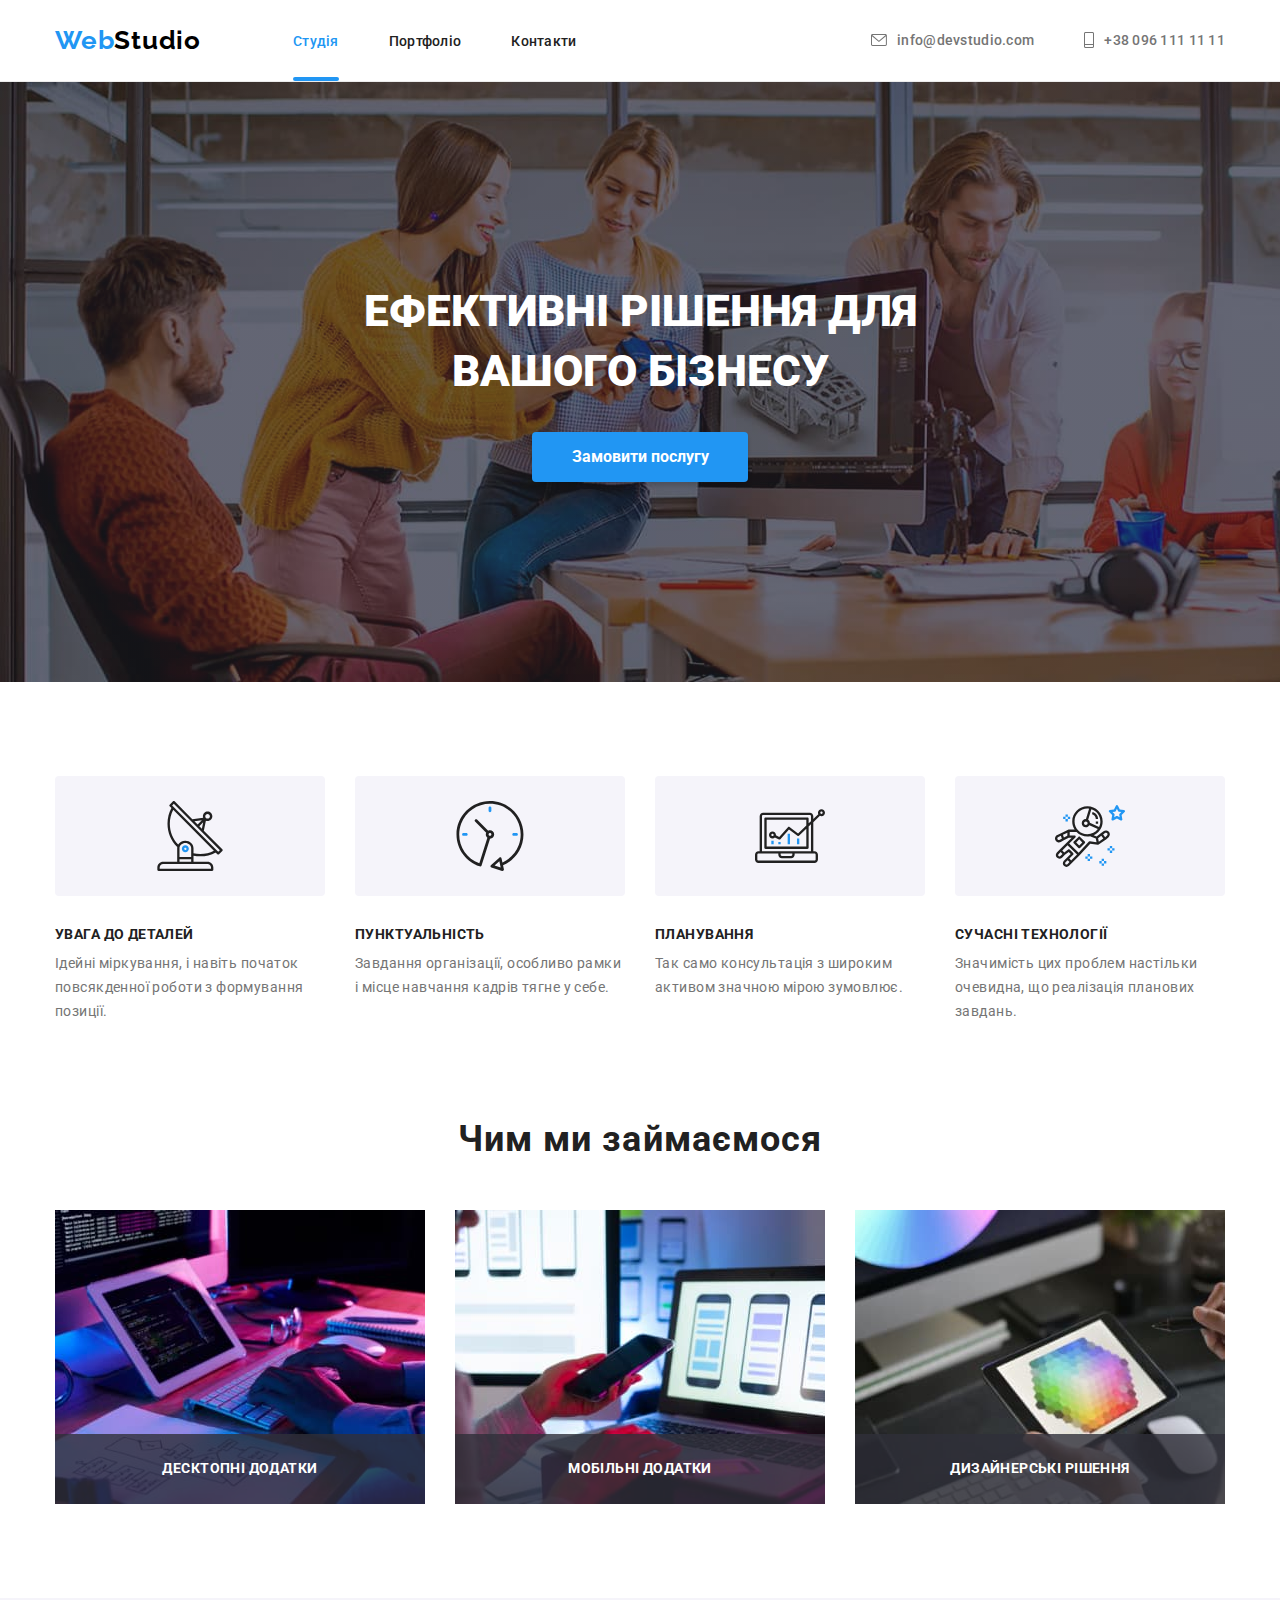
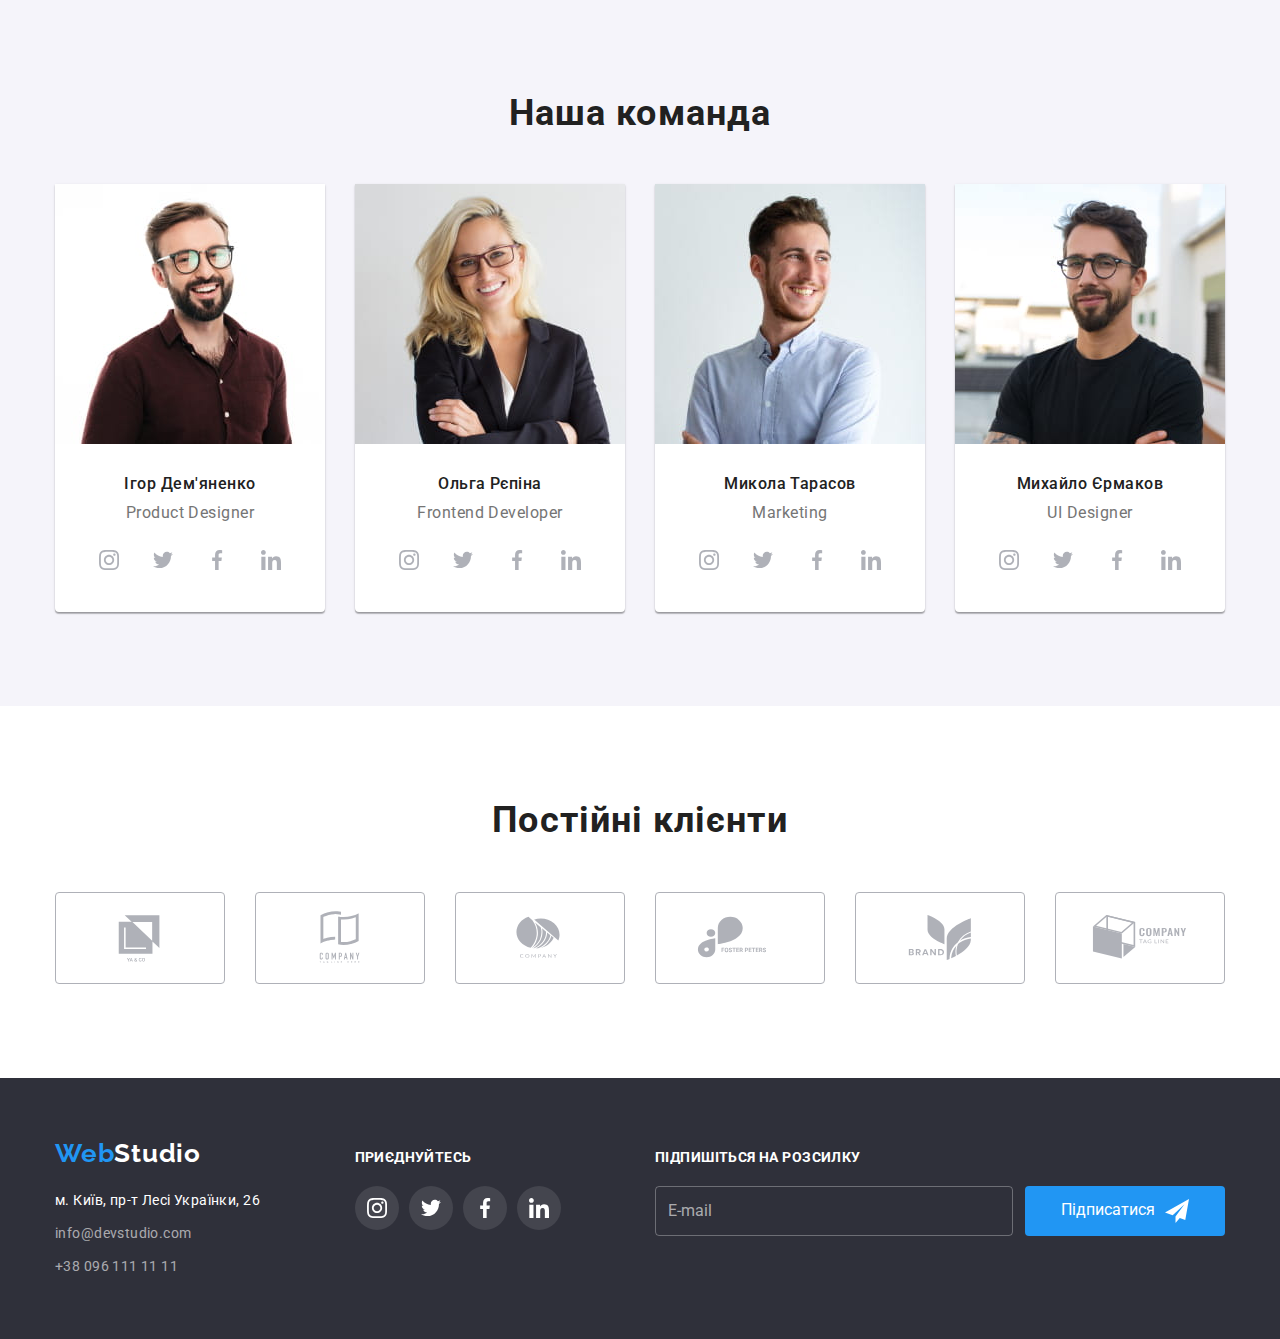
<file: index.html>
<!DOCTYPE html>
<html lang="uk">
  <head>
    <meta charset="UTF-8" />
    <meta http-equiv="X-UA-Compatible" content="IE=edge" />
    <meta name="viewport" content="width=device-width, initial-scale=1.0" />
    <link rel="preconnect" href="https://fonts.googleapis.com" />
    <link rel="preconnect" href="https://fonts.gstatic.com" crossorigin />
    <link
      href="https://fonts.googleapis.com/css2?family=Raleway:wght@700&family=Roboto:wght@400;500;700;900&display=swap"
      rel="stylesheet"
    />
    <link
      rel="stylesheet"
      href="https://cdnjs.cloudflare.com/ajax/libs/modern-normalize/1.1.0/modern-normalize.min.css
    "
    />
    <link rel="stylesheet" href="./css/styles.css" />
    <title>Студія</title>
  </head>
  <body>
    <header class="header">
      <div class="container header-container">
        <a href="./index.html" class="logo">
          Web<span class="logo-black">Studio</span></a
        >
        <nav class="site-nav">
          <ul class="site-nav-list">
            <li class="site-nav-item">
              <a class="link-current" href="">Студія</a>
            </li>
            <li class="site-nav-item">
              <a class="link" href="./portfolio.html">Портфоліо</a>
            </li>
            <li class="site-nav-item">
              <a class="link" href="#">Контакти</a>
            </li>
          </ul>
        </nav>
        <ul class="site-contacts-list">
          <li class="site-contacts-item">
            <a href="mailto:info@devstudio.com" class="mail">
              <svg class="header-icons" width="16" height="12">
                <use href="./images/icons.svg#icon-envelope"></use>
              </svg>
              info@devstudio.com</a
            >
          </li>
          <li>
            <a href="tel:+380961111111" class="phone">
              <svg class="header-icons" width="10" height="16">
                <use href="./images/icons.svg#icon-phone"></use></svg
              >+38 096 111 11 11</a
            >
          </li>
        </ul>
      </div>
    </header>
    <main>
      <section class="hero overlay-hero">
        <div class="container">
          <h1 class="hero-title">
            Ефективні рішення для <br />
            вашого бізнесу
          </h1>
          <button type="button" class="hero-button" data-modal-open>
            Замовити послугу
          </button>
        </div>
      </section>
      <section class="features">
        <div class="container">
          <h2 class="features-title">Особливості</h2>
          <ul class="features-list">
            <li class="features-item">
              <div class="icons-box">
                <svg class="features-icons">
                  <use href="./images/icons.svg#icon-antenna"></use>
                </svg>
              </div>
              <h3 class="features-subtitle">УВАГА ДО ДЕТАЛЕЙ</h3>
              <p class="features-text">
                Ідейні міркування, i навіть початок повсякденної роботи з
                формування позиції.
              </p>
            </li>
            <li class="features-item">
              <div class="icons-box">
                <svg class="features-icons">
                  <use href="./images/icons.svg#icon-clock"></use>
                </svg>
              </div>
              <h3 class="features-subtitle">ПУНКТУАЛЬНІСТЬ</h3>
              <p class="features-text">
                Завдання організації, особливо рамки i місце навчання кадрів
                тягне y ceбe.
              </p>
            </li>
            <li class="features-item">
              <div class="icons-box">
                <svg class="features-icons">
                  <use href="./images/icons.svg#icon-diagram"></use>
                </svg>
              </div>
              <h3 class="features-subtitle">ПЛАНУВАННЯ</h3>
              <p class="features-text">
                Так само консультація з широким активом значною мірою зумовлює.
              </p>
            </li>
            <li class="features-item">
              <div class="icons-box">
                <svg class="features-icons">
                  <use href="./images/icons.svg#icon-astronaut"></use>
                </svg>
              </div>
              <h3 class="features-subtitle">СУЧАСНІ ТЕХНОЛОГІЇ</h3>
              <p class="features-text">
                Значимість цих проблем настільки очевидна, що реалізація
                планових завдань.
              </p>
            </li>
          </ul>
        </div>
      </section>
      <section class="activities">
        <div class="container">
          <h2 class="activities-title">Чим ми займаємося</h2>
          <ul class="activities-list">
            <li class="activities-item">
              <img src="./images/img.jpg" alt="процес розробки" width="370" />
              <p class="activities-text">Десктопні додатки</p>
            </li>
            <li class="activities-item">
              <img
                src="./images/img2.jpg"
                alt="розробка мобільних додатків"
                width="370"
              />
              <p class="activities-text">Мобільні додатки</p>
            </li>
            <li class="activities-item">
              <img src="./images/img3.jpg" alt="розробка дизайну" width="370" />
              <p class="activities-text">Дизайнерські рішення</p>
            </li>
          </ul>
        </div>
      </section>
      <section class="team">
        <div class="container">
          <h2 class="team-title">Наша команда</h2>
          <ul class="team-list">
            <li class="team-item">
              <img
                class="team-img"
                src="./images/imgi.jpg"
                alt="Зображення Ігоря Дем'яненко Product Designer"
                width="270"
              />
              <div class="team-text-wrapper">
                <h3 class="team-subtitle">Ігор Дем'яненко</h3>
                <p class="team-text">Product Designer</p>
                <ul class="team-soc-list">
                  <li class="team-soc-item">
                    <a class="team-soc-link" href="">
                      <svg class="soc-icons" width="20" height="20">
                        <use href="./images/icons.svg#icon-instagram"></use>
                      </svg>
                    </a>
                  </li>
                  <li class="team-soc-item">
                    <a class="team-soc-link" href="">
                      <svg class="soc-icons" width="20" height="20">
                        <use href="./images/icons.svg#icon-twitter"></use>
                      </svg>
                    </a>
                  </li>
                  <li class="team-soc-item">
                    <a class="team-soc-link" href="">
                      <svg class="soc-icons" width="20" height="20">
                        <use href="./images/icons.svg#icon-facebook"></use>
                      </svg>
                    </a>
                  </li>
                  <li class="team-soc-item">
                    <a class="team-soc-link" href="">
                      <svg class="soc-icons" width="20" height="20">
                        <use href="./images/icons.svg#icon-linkedin"></use>
                      </svg>
                    </a>
                  </li>
                </ul>
              </div>
            </li>

            <li class="team-item">
              <img
                class="team-img"
                src="./images/imgo.jpg"
                alt="Зображення Ольги Рєпіної Frontend Developer"
                width="270"
              />
              <div class="team-text-wrapper">
                <h3 class="team-subtitle">Ольга Рєпіна</h3>
                <p class="team-text">Frontend Developer</p>
                <ul class="team-soc-list">
                  <li class="team-soc-item">
                    <a class="team-soc-link" href="">
                      <svg class="soc-icons" width="20" height="20">
                        <use href="./images/icons.svg#icon-instagram"></use>
                      </svg>
                    </a>
                  </li>
                  <li class="team-soc-item">
                    <a class="team-soc-link" href="">
                      <svg class="soc-icons" width="20" height="20">
                        <use href="./images/icons.svg#icon-twitter"></use>
                      </svg>
                    </a>
                  </li>
                  <li class="team-soc-item">
                    <a class="team-soc-link" href="">
                      <svg class="soc-icons" width="20" height="20">
                        <use href="./images/icons.svg#icon-facebook"></use>
                      </svg>
                    </a>
                  </li>
                  <li class="team-soc-item">
                    <a class="team-soc-link" href="">
                      <svg class="soc-icons" width="20" height="20">
                        <use href="./images/icons.svg#icon-linkedin"></use>
                      </svg>
                    </a>
                  </li>
                </ul>
              </div>
            </li>
            <li class="team-item">
              <img
                class="team-img"
                src="./images/imgm.jpg"
                alt="Зображення Миколи Тарасова Marketing"
                width="270"
              />
              <div class="team-text-wrapper">
                <h3 class="team-subtitle">Микола Тарасов</h3>
                <p class="team-text">Marketing</p>
                <ul class="team-soc-list">
                  <li class="team-soc-item">
                    <a class="team-soc-link" href="">
                      <svg class="soc-icons" width="20" height="20">
                        <use href="./images/icons.svg#icon-instagram"></use>
                      </svg>
                    </a>
                  </li>
                  <li class="team-soc-item">
                    <a class="team-soc-link" href="">
                      <svg class="soc-icons" width="20" height="20">
                        <use href="./images/icons.svg#icon-twitter"></use>
                      </svg>
                    </a>
                  </li>
                  <li class="team-soc-item">
                    <a class="team-soc-link" href="">
                      <svg class="soc-icons" width="20" height="20">
                        <use href="./images/icons.svg#icon-facebook"></use>
                      </svg>
                    </a>
                  </li>
                  <li class="team-soc-item">
                    <a class="team-soc-link" href="">
                      <svg class="soc-icons" width="20" height="20">
                        <use href="./images/icons.svg#icon-linkedin"></use>
                      </svg>
                    </a>
                  </li>
                </ul>
              </div>
            </li>
            <li class="team-item">
              <img
                class="team-img"
                src="./images/imgme.jpg"
                alt="Зображення Михайла Єрмакова UI Designer"
                width="270"
              />
              <div class="team-text-wrapper">
                <h3 class="team-subtitle">Михайло Єрмаков</h3>
                <p class="team-text">UI Designer</p>
                <ul class="team-soc-list">
                  <li class="team-soc-item">
                    <a class="team-soc-link" href="">
                      <svg class="soc-icons" width="20" height="20">
                        <use href="./images/icons.svg#icon-instagram"></use>
                      </svg>
                    </a>
                  </li>
                  <li class="team-soc-item">
                    <a class="team-soc-link" href="">
                      <svg class="soc-icons" width="20" height="20">
                        <use href="./images/icons.svg#icon-twitter"></use>
                      </svg>
                    </a>
                  </li>
                  <li class="team-soc-item">
                    <a class="team-soc-link" href="">
                      <svg class="soc-icons" width="20" height="20">
                        <use href="./images/icons.svg#icon-facebook"></use>
                      </svg>
                    </a>
                  </li>
                  <li class="team-soc-item">
                    <a class="team-soc-link" href="">
                      <svg class="soc-icons" width="20" height="20">
                        <use href="./images/icons.svg#icon-linkedin"></use>
                      </svg>
                    </a>
                  </li>
                </ul>
              </div>
            </li>
          </ul>
        </div>
      </section>
      <section class="regular-customers">
        <div class="container">
          <h2 class="customers-title">Постійні клієнти</h2>
          <ul class="customers-list">
            <li class="customers-item">
              <a class="customers-link" href="">
                <svg class="customers-icons" width="106" height="60">
                  <use href="./images/icons.svg#icon-Ya"></use>
                </svg>
              </a>
            </li>
            <li class="customers-item">
              <a class="customers-link" href="">
                <svg class="customers-icons" width="106" height="60">
                  <use href="./images/icons.svg#icon-company"></use></svg
              ></a>
            </li>
            <li class="customers-item">
              <a class="customers-link" href="">
                <svg class="customers-icons" width="106" height="60">
                  <use href="./images/icons.svg#icon-com"></use></svg
              ></a>
            </li>
            <li class="customers-item">
              <a class="customers-link" href="">
                <svg class="customers-icons" width="106" height="60">
                  <use href="./images/icons.svg#icon-foster"></use></svg
              ></a>
            </li>
            <li class="customers-item">
              <a class="customers-link" href="">
                <svg class="customers-icons" width="106" height="60">
                  <use href="./images/icons.svg#icon-brand"></use></svg
              ></a>
            </li>
            <li class="customers-item">
              <a class="customers-link" href="">
                <svg class="customers-icons" width="106" height="60">
                  <use href="./images/icons.svg#icon-tag"></use></svg
              ></a>
            </li>
          </ul>
        </div>
      </section>
    </main>
    <footer class="footer">
      <div class="container footer-box">
        <div class="footer-address">
          <a href="#" class="logo-footer">
            Web<span class="logo-white">Studio</span>
          </a>
          <address class="address">
            <ul class="addres-list">
              <li class="address-item">
                <a
                  class="map-navigation"
                  href="https://goo.gl/maps/qJkLGdFSGxie5VtJ8"
                  target="_blank"
                  rel="nooopener noreferrer"
                >
                  <span class="adr-text"
                    >м. Київ, пр-т Лесі Українки, 26</span
                  ></a
                >
              </li>
              <li class="address-item">
                <a class="mail-footer" href="mailto:info@devstudio.com"
                  >info@devstudio.com</a
                >
              </li>
              <li class="address-item">
                <a class="phone-footer" href="tel:+380961111111"
                  >+38 096 111 11 11</a
                >
              </li>
            </ul>
          </address>
        </div>
        <div class="footer-soc-box">
          <p class="soc-footer-text">приєднуйтесь</p>
          <ul class="soc-footer-list">
            <li class="soc-footer-item">
              <a class="soc-footer-link" href="">
                <svg class="soc-icons-footer" width="20" height="20">
                  <use href="./images/icons.svg#icon-instagram"></use></svg
              ></a>
            </li>
            <li class="soc-footer-item">
              <a class="soc-footer-link" href="">
                <svg class="soc-icons-footer" width="20" height="20">
                  <use href="./images/icons.svg#icon-twitter"></use></svg
              ></a>
            </li>
            <li class="soc-footer-item">
              <a class="soc-footer-link" href=""
                ><svg class="soc-icons-footer" width="20" height="20">
                  <use href="./images/icons.svg#icon-facebook"></use></svg
              ></a>
            </li>
            <li class="soc-footer-item">
              <a class="soc-footer-link" href=""
                ><svg class="soc-icons-footer" width="20" height="20">
                  <use href="./images/icons.svg#icon-linkedin"></use></svg
              ></a>
            </li>
          </ul>
        </div>
        <div class="footer-forms">
          <p class="footer-forms-text">Підпишіться на розсилку</p>
          <form name="send-forms" class="send-forms">
            <input
              class="email-input-footer"
              type="email"
              name="email"
              id="footer-email"
              placeholder="E-mail"
            />
            <button type="submit" class="footer-input-btn">
              Підписатися
              <svg class="input-footer-icons" width="24" height="24">
                <use href="./images/icons.svg#icon-send"></use>
              </svg>
            </button>
          </form>
        </div>
      </div>
    </footer>
    <div class="backdrop is-hidden" data-modal>
      <div class="modal">
        <button class="modal-close" type="button" data-modal-close>
          <svg class="modal-icons-close" width="11" height="11">
            <use href="./images/icons.svg#icon-close-btn"></use>
          </svg>
        </button>
        <p class="modal-title">Залиште свої дані, ми вам передзвонимо</p>

        <form class="modal-form">
          <label for="user-name" class="input-label">Ім'я </label>
          <div class="input-wrapper">
            <input type="text" name="name" id="user-name" class="modal-input" />
            <svg class="modal-icons" width="18" height="18">
              <use href="./images/icons.svg#icon-person-black"></use>
            </svg>
          </div>
          <label for="user-phone" class="input-label">Телефон</label>
          <div class="input-wrapper">
            <input
              type="tel"
              name="phone"
              id="user-phone"
              class="modal-input"
            />
            <svg class="modal-icons" width="18" height="18">
              <use href="./images/icons.svg#icon-phone-black"></use>
            </svg>
          </div>

          <label for="user-mail" class="input-label">Пошта </label>
          <div class="input-wrapper">
            <input
              type="email"
              name="mail"
              id="user-mail"
              class="modal-input"
            />
            <svg class="modal-icons" width="18" height="18">
              <use href="./images/icons.svg#icon-email-black"></use>
            </svg>
          </div>

          <div class="modal-textarea-wrapper">
            <label for="user-comment" class="input-label">Коментар</label>
            <textarea
              class="modal-textarea"
              name="comment"
              id="user-comment"
              placeholder="Введіть текст"
            ></textarea>
          </div>
          <div class="checkbox-wrapper">
            <input
              type="checkbox"
              name="privat-policy"
              id="policy"
              class="input-checkbox vissually-hidden"
            />
            <label for="policy" class="check-text">
              <span class="modal-done">
                <svg class="icons-check" width="16" height="15">
                  <use href="./images/icons.svg#icon-done"></use>
                </svg>
              </span>
              Погоджуюся з розсилкою та приймаю
              <a href="#" class="check-link"> Умови договору</a></label
            >
          </div>
          <button type="submit" class="modal-btn-send">Відправити</button>
        </form>
      </div>
    </div>
    <script src="./js/modal.js"></script>
  </body>
</html>
</file>
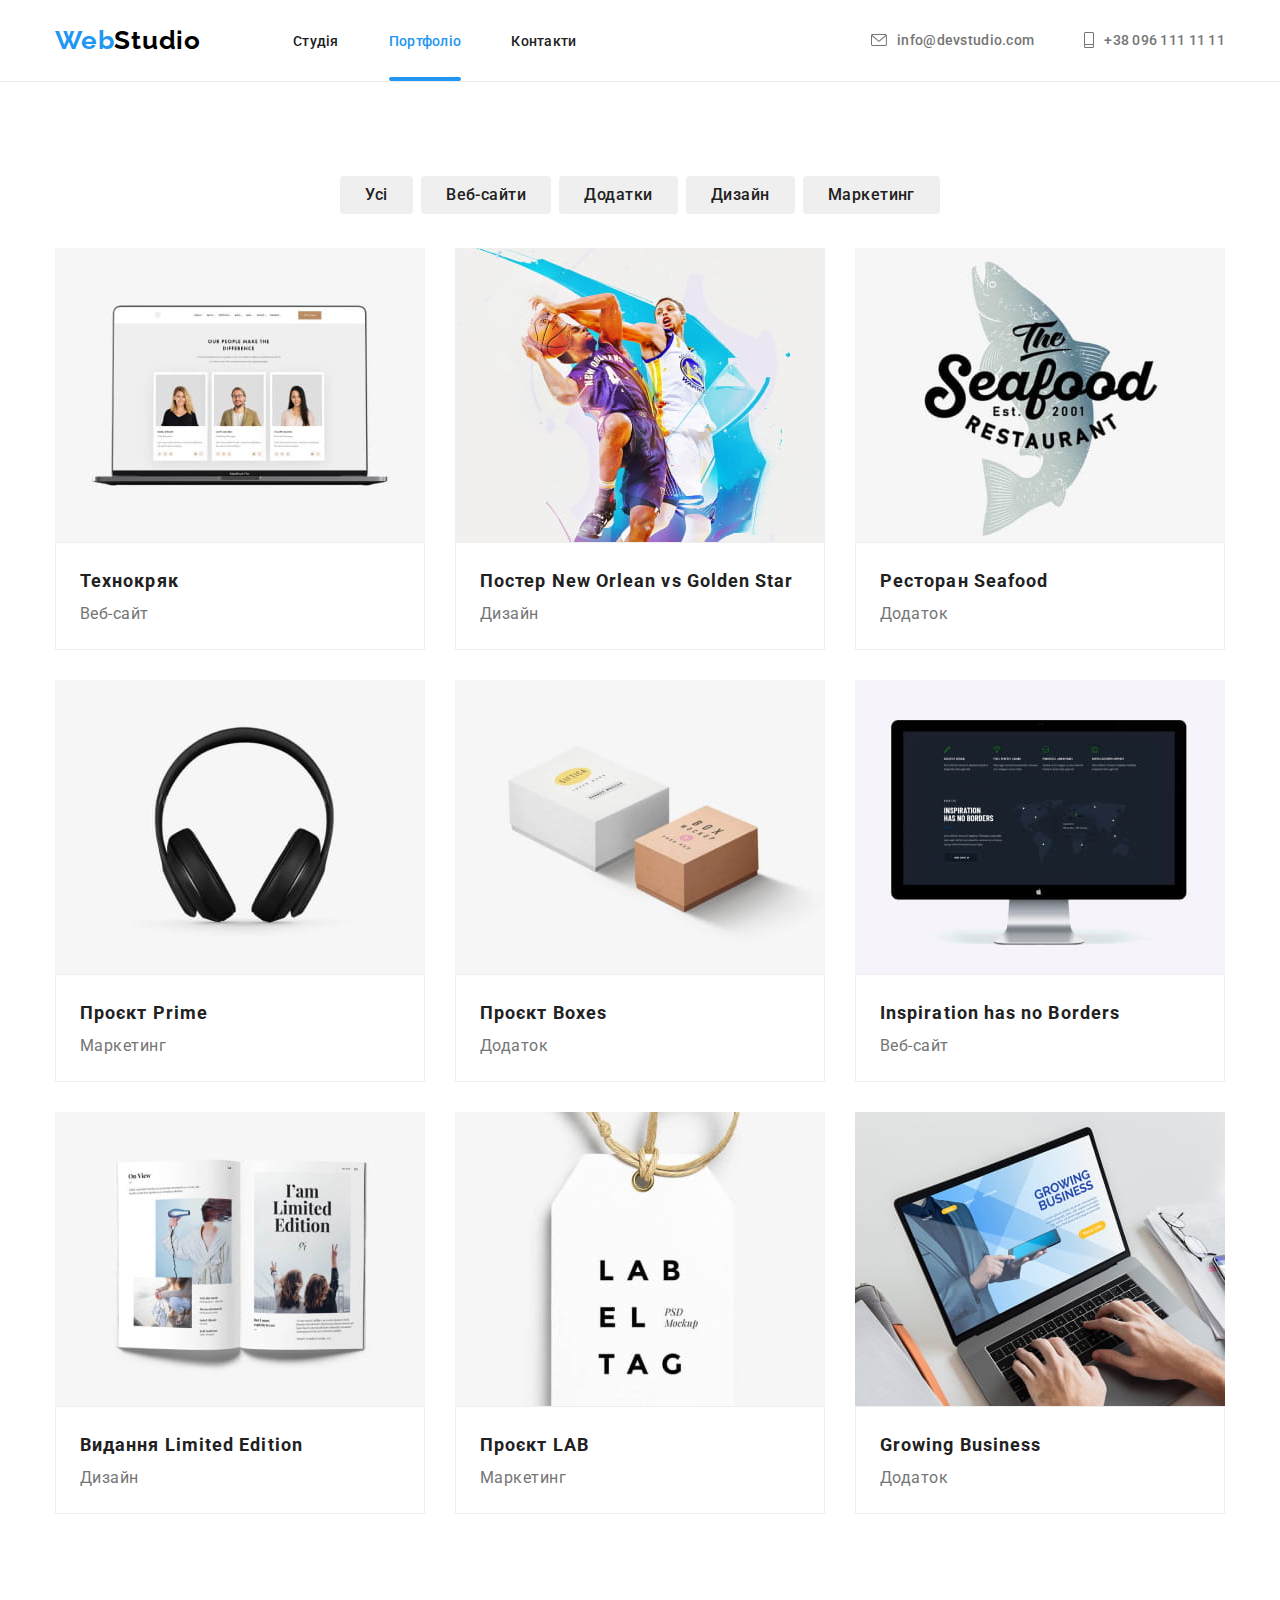
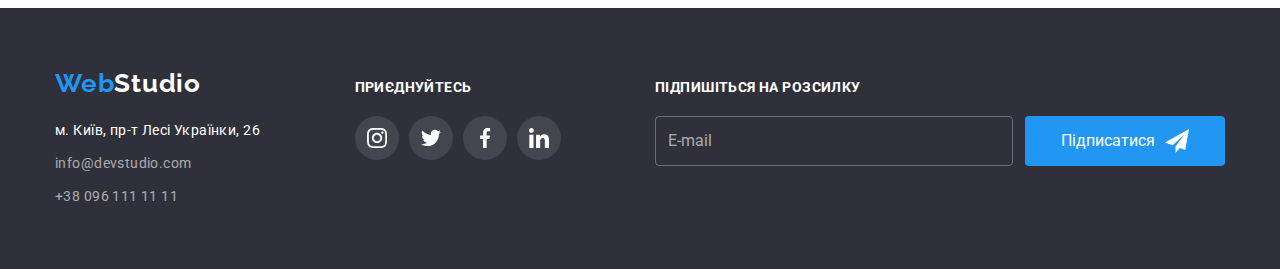
<file: portfolio.html>
<!DOCTYPE html>
<html lang="uk">
  <head>
    <meta charset="UTF-8" />
    <meta http-equiv="X-UA-Compatible" content="IE=edge" />
    <meta name="viewport" content="width=device-width, initial-scale=1.0" />
    <link rel="preconnect" href="https://fonts.googleapis.com" />
    <link rel="preconnect" href="https://fonts.gstatic.com" crossorigin />
    <link
      href="https://fonts.googleapis.com/css2?family=Raleway:wght@700&family=Roboto:wght@400;500;700;900&display=swap"
      rel="stylesheet"
    />
    <link
      rel="stylesheet"
      href="https://cdnjs.cloudflare.com/ajax/libs/modern-normalize/1.1.0/modern-normalize.min.css
    "
    />
    <link rel="stylesheet" href="./css/styles.css" />
    <title>Студія</title>
  </head>
  <body>
    <header class="header">
      <div class="container header-container">
        <a href="./index.html" class="logo">
          Web<span class="logo-black">Studio</span></a
        >
        <nav class="site-nav">
          <ul class="site-nav-list">
            <li class="site-nav-item">
              <a class="link" href="./index.html">Студія</a>
            </li>
            <li class="site-nav-item">
              <a class="link-current" href="">Портфоліо</a>
            </li>
            <li class="site-nav-item">
              <a class="link" href="#">Контакти</a>
            </li>
          </ul>
        </nav>
        <ul class="site-contacts-list">
          <li class="site-contacts-item">
            <a href="mailto:info@devstudio.com" class="mail">
              <svg class="header-icons" width="16" height="12">
                <use href="./images/icons.svg#icon-envelope"></use>
              </svg>
              info@devstudio.com</a
            >
          </li>
          <li>
            <a href="tel:+380961111111" class="phone">
              <svg class="header-icons" width="10" height="16">
                <use href="./images/icons.svg#icon-phone"></use></svg
              >+38 096 111 11 11</a
            >
          </li>
        </ul>
      </div>
    </header>
    <main>
      <section class="main-portfolio">
        <div class="container">
          <h1 class="portfolio-title">Портфоліо</h1>
          <ul class="portfolio-btn-list">
            <li class="portfolio-item">
              <button type="button" class="portfolio-btn">Усі</button>
            </li>
            <li class="portfolio-item">
              <button type="button" class="portfolio-btn">Веб-сайти</button>
            </li>
            <li class="portfolio-item">
              <button type="button" class="portfolio-btn">Додатки</button>
            </li>
            <li class="portfolio-item">
              <button type="button" class="portfolio-btn">Дизайн</button>
            </li>
            <li class="portfolio-item">
              <button type="button" class="portfolio-btn">Маркетинг</button>
            </li>
          </ul>
          <ul class="examples-list">
            <li class="examples-list-item">
              <a class="examples-link" href="#">
                <div class="examples-thumb">
                  <img
                    src="./images/techno.jpg"
                    alt="Приклад вебсайту"
                    width="370"
                    height="294"
                  />
                  <p class="examples-text-overlay">
                    Ресурс пропонує комплексні пропозиції з різним рівнем
                    функціоналу та сервісів. Все це дозволить відвідувачу
                    отримати вичерпні відомості про компанію чи приватну особу.
                  </p>
                </div>
                <div class="portfolio-wrapper">
                  <h2 class="examples-subtitle">Технокряк</h2>
                  <p class="examples-text">Веб-сайт</p>
                </div>
              </a>
            </li>
            <li class="examples-list-item">
              <a class="examples-link" href="#"
                ><div class="examples-thumb">
                  <img
                    src="./images/imgno.jpg"
                    alt="Дизайн постера"
                    width="370"
                    height="294"
                  />
                  <p class="examples-text-overlay">
                    Lorem ipsum dolor sit amet, consectetur adipisicing elit. Ut
                    dicta voluptas magnam esse ullam recusandae consequatur
                    rerum, facilis, sequi vero quis placeat, voluptatibus non
                    aperiam sint et dignissimos natus saepe?
                  </p>
                </div>
                <div class="portfolio-wrapper">
                  <h2 class="examples-subtitle">
                    Постер New Orlean vs Golden Star
                  </h2>
                  <p class="examples-text">Дизайн</p>
                </div>
              </a>
            </li>
            <li class="examples-list-item">
              <a class="examples-link" href="#"
                ><div class="examples-thumb">
                  <img
                    src="./images/imgseafood.jpg"
                    alt="Зразок додатка"
                    width="370"
                    height="294"
                  />
                  <p class="examples-text-overlay">
                    Lorem ipsum dolor sit amet, consectetur adipisicing elit. Ut
                    dicta voluptas magnam esse ullam recusandae consequatur
                    rerum, facilis, sequi vero quis placeat, voluptatibus non
                    aperiam sint et dignissimos natus saepe?
                  </p>
                </div>
                <div class="portfolio-wrapper">
                  <h2 class="examples-subtitle">Ресторан Seafood</h2>
                  <p class="examples-text">Додаток</p>
                </div>
              </a>
            </li>
            <li class="examples-list-item">
              <a class="examples-link" href="#"
                ><div class="examples-thumb">
                  <img
                    src="./images/imgprime.jpg"
                    alt="Маркетинг"
                    width="370"
                    height="294"
                  />
                  <p class="examples-text-overlay">
                    Lorem ipsum dolor sit amet, consectetur adipisicing elit. Ut
                    dicta voluptas magnam esse ullam recusandae consequatur
                    rerum, facilis, sequi vero quis placeat, voluptatibus non
                    aperiam sint et dignissimos natus saepe?
                  </p>
                </div>
                <div class="portfolio-wrapper">
                  <h2 class="examples-subtitle">Проєкт Prime</h2>
                  <p class="examples-text">Маркетинг</p>
                </div>
              </a>
            </li>
            <li class="examples-list-item">
              <a class="examples-link" href="#"
                ><div class="examples-thumb">
                  <img
                    src="./images/imgboxes.jpg"
                    alt="Зразок додатка"
                    width="370"
                    height="294"
                  />
                  <p class="examples-text-overlay">
                    Lorem ipsum dolor sit amet, consectetur adipisicing elit. Ut
                    dicta voluptas magnam esse ullam recusandae consequatur
                    rerum, facilis, sequi vero quis placeat, voluptatibus non
                    aperiam sint et dignissimos natus saepe?
                  </p>
                </div>
                <div class="portfolio-wrapper">
                  <h2 class="examples-subtitle">Проєкт Boxes</h2>
                  <p class="examples-text">Додаток</p>
                </div>
              </a>
            </li>
            <li class="examples-list-item">
              <a class="examples-link" href="#"
                ><div class="examples-thumb">
                  <img
                    src="./images/imginspiration.jpg"
                    alt="Зразок веб-сайту"
                    width="370"
                    height="294"
                  />
                  <p class="examples-text-overlay">
                    Lorem ipsum dolor sit amet, consectetur adipisicing elit. Ut
                    dicta voluptas magnam esse ullam recusandae consequatur
                    rerum, facilis, sequi vero quis placeat, voluptatibus non
                    aperiam sint et dignissimos natus saepe?
                  </p>
                </div>
                <div class="portfolio-wrapper">
                  <h2 class="examples-subtitle">Inspiration has no Borders</h2>
                  <p class="examples-text">Веб-сайт</p>
                </div></a
              >
            </li>
            <li class="examples-list-item">
              <a class="examples-link" href="#"
                ><div class="examples-thumb">
                  <img
                    src="./images/imglimited.jpg"
                    alt="Приклад дтзайну"
                    width="370"
                    height="294"
                  />
                  <p class="examples-text-overlay">
                    Lorem ipsum dolor sit amet, consectetur adipisicing elit. Ut
                    dicta voluptas magnam esse ullam recusandae consequatur
                    rerum, facilis, sequi vero quis placeat, voluptatibus non
                    aperiam sint et dignissimos natus saepe?
                  </p>
                </div>
                <div class="portfolio-wrapper">
                  <h2 class="examples-subtitle">Видання Limited Edition</h2>
                  <p class="examples-text">Дизайн</p>
                </div></a
              >
            </li>
            <li class="examples-list-item">
              <a class="examples-link" href="#"
                ><div class="examples-thumb">
                  <img
                    src="./images/imglab.jpg"
                    alt="Зразок маркетингу"
                    width="370"
                    height="294"
                  />
                  <p class="examples-text-overlay">
                    Lorem ipsum dolor sit amet, consectetur adipisicing elit. Ut
                    dicta voluptas magnam esse ullam recusandae consequatur
                    rerum, facilis, sequi vero quis placeat, voluptatibus non
                    aperiam sint et dignissimos natus saepe?
                  </p>
                </div>
                <div class="portfolio-wrapper">
                  <h2 class="examples-subtitle">Проєкт LAB</h2>
                  <p class="examples-text">Маркетинг</p>
                </div></a
              >
            </li>
            <li class="examples-list-item">
              <a class="examples-link" href="#"
                ><div class="examples-thumb">
                  <img
                    src="./images/imggrowing.jpg"
                    alt="Зразок додатку"
                    width="370"
                    height="294"
                  />
                  <p class="examples-text-overlay">
                    Lorem ipsum dolor sit amet, consectetur adipisicing elit. Ut
                    dicta voluptas magnam esse ullam recusandae consequatur
                    rerum, facilis, sequi vero quis placeat, voluptatibus non
                    aperiam sint et dignissimos natus saepe?
                  </p>
                </div>
                <div class="portfolio-wrapper">
                  <h2 class="examples-subtitle">Growing Business</h2>
                  <p class="examples-text">Додаток</p>
                </div></a
              >
            </li>
          </ul>
        </div>
      </section>
    </main>
    <footer class="footer">
      <div class="container footer-box">
        <div class="footer-address">
          <a href="#" class="logo-footer">
            Web<span class="logo-white">Studio</span>
          </a>
          <address class="address">
            <ul class="addres-list">
              <li class="address-item">
                <a
                  class="map-navigation"
                  href="https://goo.gl/maps/qJkLGdFSGxie5VtJ8"
                  target="_blank"
                  rel="nooopener noreferrer"
                >
                  <span class="adr-text"
                    >м. Київ, пр-т Лесі Українки, 26</span
                  ></a
                >
              </li>
              <li class="address-item">
                <a class="mail-footer" href="mailto:info@devstudio.com"
                  >info@devstudio.com</a
                >
              </li>
              <li class="address-item">
                <a class="phone-footer" href="tel:+380961111111"
                  >+38 096 111 11 11</a
                >
              </li>
            </ul>
          </address>
        </div>
        <div class="footer-soc-box">
          <p class="soc-footer-text">приєднуйтесь</p>
          <ul class="soc-footer-list">
            <li class="soc-footer-item">
              <a class="soc-footer-link" href="">
                <svg class="soc-icons-footer" width="20" height="20">
                  <use href="./images/icons.svg#icon-instagram"></use></svg
              ></a>
            </li>
            <li class="soc-footer-item">
              <a class="soc-footer-link" href="">
                <svg class="soc-icons-footer" width="20" height="20">
                  <use href="./images/icons.svg#icon-twitter"></use></svg
              ></a>
            </li>
            <li class="soc-footer-item">
              <a class="soc-footer-link" href=""
                ><svg class="soc-icons-footer" width="20" height="20">
                  <use href="./images/icons.svg#icon-facebook"></use></svg
              ></a>
            </li>
            <li class="soc-footer-item">
              <a class="soc-footer-link" href=""
                ><svg class="soc-icons-footer" width="20" height="20">
                  <use href="./images/icons.svg#icon-linkedin"></use></svg
              ></a>
            </li>
          </ul>
        </div>

        <div class="footer-forms">
          <p class="footer-forms-text">Підпишіться на розсилку</p>
          <form name="send-forms" class="send-forms">
            <input
              class="email-input-footer"
              type="email"
              name="email"
              id="footer-email"
              placeholder="E-mail"
            />
            <button type="submit" class="footer-input-btn">
              Підписатися
              <svg class="input-footer-icons" width="24" height="24">
                <use href="./images/icons.svg#icon-send"></use>
              </svg>
            </button>
          </form>
        </div>
      </div>
    </footer>
  </body>
</html>
</file>
<file: css/styles.css>
:root {
  --primary-text-color: #757575;
  --secondary-text-color: #212121;
  --white-color: #ffffff;
  --blue-color: #2196f3;
  --footer-text-colors: rgba(255, 255, 255, 0.6);
  --background-color-hero-footer: #2f303a;
  --main-background-color: #ffffff;
  --backgrount-color-team: #f5f4fa;
  --backgrount-btn-active: #188ce8;
  --border-header: #ececec;
  --border-portfolio-pictures: #eeeeee;
  --link-icons-color: #afb1b8;
  --footer-background-icons: rgba(255, 255, 255, 0.1);
  --transition-timing-function: cubic-bezier(0.4, 0, 0.2, 1);
}
/* -----------------BODY------------------------- */
h1,
h2,
h3,
h4,
h5,
h6,
p {
  margin: 0;
}
ul {
  list-style: none;
  margin: 0;
  padding: 0;
}

body {
  font-family: "Roboto", sans-serif;
  color: var(--primary-text-color);
  background-color: var(--main-background-color);
}
li {
  list-style-type: none;
}
img {
  display: block;
  max-width: 100%;
  height: auto;
}
button {
  cursor: pointer;
}
.container {
  width: 1200px;
  margin: 0 auto;
  padding-left: 15px;
  padding-right: 15px;
}
.vissually-hidden {
  border: 0;
  clip: rect(1px, 1px, 1px, 1px);
  -webkit-clip-path: inset(50%);
  clip-path: inset(50%);
  height: 1px;
  margin: -1px;
  overflow: hidden;
  padding: 0;
  position: absolute;
  width: 1px;
  word-wrap: normal !important;
}
/* -----------------HEADER--------------------------- */
.header {
  background-color: var(--white-color);
  border-bottom: 1px solid var(--border-header);
}
.container.header-container {
  display: flex;
  align-items: center;
}
.site-nav {
  margin-right: auto;
}
.site-nav-list {
  display: flex;
  gap: 50px;
  text-align: center;
}
.site-contacts-list {
  display: flex;
  gap: 50px;
  margin-left: auto;
}
.logo {
  color: var(--blue-color);
  padding-top: 25px;
  padding-bottom: 25px;
  margin-right: 92px;

  font-family: "Raleway", sans-serif;
  font-weight: 700;
  font-size: 26px;
  line-height: 1.1923;
  letter-spacing: 0.03em;
  text-decoration-line: none;
}
.logo-black {
  color: #000000;
}
.link {
  color: var(--secondary-text-color);
  font-weight: 500;
  font-size: 14px;
  line-height: 1.1428;
  letter-spacing: 0.02em;
  text-decoration-line: none;

  transition: color;
  transition-duration: 250ms;
  transition-timing-function: var(--transition-timing-function);
}
.site-nav-item > .link {
  display: block;
  padding-bottom: 32px;
  padding-top: 32px;
}
.site-nav .link:hover,
.site-nav .link:focus {
  color: var(--blue-color);
}

.site-nav .link-current {
  position: relative;

  color: var(--blue-color);
  padding-bottom: 32px;
  padding-top: 32px;
  display: block;

  text-decoration-line: none;
  font-weight: 500;
  font-size: 14px;
  line-height: 1.1428;
  letter-spacing: 0.02em;

  transition: color;
  transition-duration: 250ms;
  transition-timing-function: var(--transition-timing-function);
}
.site-nav .link-current::after {
  position: absolute;
  bottom: -1px;

  content: "";
  display: block;
  width: 100%;
  height: 4px;
  background-color: var(--blue-color);
  border-radius: 2px;
}
.phone,
.mail {
  color: var(--primary-text-color);

  display: flex;
  align-items: center;
  justify-content: center;
  width: 100%;
  height: 100%;
  padding-top: 32px;
  padding-bottom: 32px;

  font-weight: 500;
  font-size: 14px;
  line-height: 1.1428;
  letter-spacing: 0.02em;
  text-decoration-line: none;

  transition: color;
  transition-duration: 250ms;
  transition-timing-function: var(--transition-timing-function);
}
.header-icons {
  fill: currentColor;
  margin-right: 10px;
}
.mail:hover .header-icons,
.mail:focus .header-icons {
  fill: var(--blue-color);
}

.mail:hover {
  color: var(--blue-color);
}
.phone:hover .header-icons,
.phone:focus .header-icons {
  fill: var(--blue-color);
}

.phone:hover {
  color: var(--blue-color);
}

.phone:focus {
  color: var(--blue-color);
}
.mail:focus {
  color: var(--blue-color);
}
/* -----------------------SECTION HERO------------------ */
.hero {
  background-color: var(--background-color-hero-footer);
  text-align: center;
  padding-top: 200px;
  padding-bottom: 200px;
}
.overlay-hero {
  max-width: 1600px;
  margin-left: auto;
  margin-right: auto;
  background-image: linear-gradient(
      rgba(47, 48, 58, 0.4),
      rgba(47, 48, 58, 0.4)
    ),
    url(../images/Imgherobackground.jpg);
  background-size: cover;
}
.hero-title {
  color: var(--white-color);
  margin-bottom: 30px;

  font-family: "Roboto";
  font-weight: 900;
  font-size: 44px;
  text-transform: uppercase;
  line-height: 1.3636;
}
.hero-button {
  color: var(--white-color);
  padding: 10px 32px;
  min-width: 216px;

  font-family: inherit;
  font-weight: 700;
  font-size: 16px;
  line-height: 1.875;
  cursor: pointer;

  background: var(--blue-color);
  box-shadow: 0px 4px 4px rgba(0, 0, 0, 0.15);
  border-radius: 4px;
  border: 0ch;

  transition: background-color;
  transition-duration: 250ms;
  transition-timing-function: var(--transition-timing-function);
}
.hero-button:hover,
.hero-button:focus {
  background-color: var(--backgrount-btn-active);
}
/* ----------------SECTION FEATURES----------------- */
.features {
  padding-top: 94px;
  padding-bottom: 94px;
}
/* visually-hidden */
.features-title {
  position: absolute;
  width: 1px;
  height: 1px;
  margin: -1px;
  border: 0;
  padding: 0;
  white-space: nowrap;
  clip-path: inset(100%);
  clip: rect(0 0 0 0);
  overflow: hidden;
}
.features-list {
  display: flex;
  gap: 30px;
}
.features-item {
  flex-basis: calc((100% - 90px) / 4);
}
.icons-box {
  display: flex;
  align-items: center;
  justify-content: center;
  margin-bottom: 30px;
  width: 270px;
  height: 120px;
  background: var(--backgrount-color-team);

  border-radius: 4px;
}
.features-icons {
  width: 70px;
  height: 70px;
  display: block;
}
.features-subtitle {
  color: var(--secondary-text-color);
  margin-bottom: 10px;

  font-size: 14px;
  line-height: 1.1428;
  letter-spacing: 0.03em;
  text-transform: uppercase;
}
.features-text {
  color: var(--primary-text-color);

  font-size: 14px;
  line-height: 1.7142;
  letter-spacing: 0.03em;
}

/* ------------SECTION ACTIVITIES----------------------- */
.activities {
  padding-bottom: 94px;
}
.activities-title {
  color: var(--secondary-text-color);
  margin-bottom: 50px;

  font-size: 36px;
  line-height: 1.1666;
  text-align: center;
  letter-spacing: 0.03em;
}
.activities-list {
  display: flex;
  gap: 30px;
}
.activities-item {
  flex-basis: calc((100% - 60px) / 3);
  position: relative;
}

.activities-text {
  display: flex;
  align-items: center;
  justify-content: center;
  padding-top: 27px;
  padding-bottom: 27px;
  position: absolute;
  bottom: 0;
  width: 100%;
  font-weight: 700;
  font-size: 14px;
  line-height: 1.14;

  letter-spacing: 0.03em;
  text-transform: uppercase;

  color: var(--white-color);
  background: rgba(47, 48, 58, 0.8);
}

/* -------------SECTION OUR TEAM---------------------------- */
.team {
  background-color: var(--backgrount-color-team);
  padding-top: 94px;
  padding-bottom: 94px;
}
.team-title {
  color: var(--secondary-text-color);

  margin-bottom: 50px;
  font-size: 36px;
  line-height: 1.1666;
  text-align: center;
  letter-spacing: 0.03em;
}
.team-list {
  display: flex;
  gap: 30px;
  margin-left: auto;
  margin-right: auto;
}
.team-item {
  flex-basis: calc((100% - 90px) / 4);
}
.team-text-wrapper {
  padding-bottom: 30px;
  padding-top: 30px;
  padding-right: 32px;
  padding-left: 32px;
}
.team-soc-list {
  display: flex;
  justify-content: center;
  gap: 10px;
}
.team-soc-item {
  width: 44px;
  height: 44px;
}
.team-soc-link {
  width: 100%;
  height: 100%;
  background-color: var(--white-color);
  border-radius: 50%;
  display: flex;
  align-items: center;
  justify-content: center;

  transition: background-color;
  transition-duration: 250ms;
  transition-timing-function: var(--transition-timing-function);
}
.team-soc-link:hover,
.team-soc-link:focus {
  background-color: var(--blue-color);
}
.team-soc-link:hover .soc-icons {
  fill: var(--white-color);
}
.team-soc-link:focus .soc-icons {
  fill: var(--white-color);
}
.soc-icons {
  fill: var(--link-icons-color);
  transition: fill;
  transition-duration: 250ms;
  transition-timing-function: var(--transition-timing-function);
}
.team-item {
  box-shadow: 0px 1px 3px rgba(0, 0, 0, 0.12), 0px 1px 1px rgba(0, 0, 0, 0.14),
    0px 2px 1px rgba(0, 0, 0, 0.2);
  border-radius: 0px 0px 4px 4px;
}
.team-list > .team-item {
  background-color: var(--white-color);
}
.team-subtitle {
  color: var(--secondary-text-color);
  margin-bottom: 10px;

  font-weight: 500;
  font-size: 16px;
  line-height: 1.1875;
  text-align: center;
  letter-spacing: 0.03em;
}
.team-text {
  font-size: 16px;
  line-height: 1.1875;
  text-align: center;
  letter-spacing: 0.03em;
  margin-bottom: 16px;
}
/* ---------------regular-customers-------- */
.regular-customers {
  padding-top: 94px;
  padding-bottom: 94px;
}
.customers-title {
  color: var(--secondary-text-color);

  font-weight: 700;
  font-size: 36px;
  line-height: 1.16;
  text-align: center;
  letter-spacing: 0.03em;
  margin-bottom: 50px;
}
.customers-list {
  display: flex;
  gap: 30px;
}
.customers-item {
  background-color: var(--white-color);
  width: 170px;
  height: 92px;
  border: 1px solid #afb1b8;
  border-radius: 4px;

  transition: border-color;
  transition-duration: 250ms;
  transition-timing-function: var(--transition-timing-function);
}
.customers-item:hover {
  border-color: var(--blue-color);
}

.customers-link {
  color: var(--link-icons-color);
  width: 100%;
  height: 100%;
  display: flex;
  align-items: center;
  justify-content: center;

  transition: color;
  transition-duration: 250ms;
  transition-timing-function: var(--transition-timing-function);
}
.customers-link:hover,
.customers-link:focus {
  color: var(--blue-color);
}
.customers-icons {
  fill: currentColor;

  transition: fill;
  transition-duration: 250ms;
  transition-timing-function: var(--transition-timing-function);
}
/* ---------------FOOTER--------------------- */
.footer {
  background-color: var(--background-color-hero-footer);
  padding-top: 60px;
  padding-bottom: 60px;
}
.logo-footer {
  color: var(--blue-color);
  display: block;
  margin-bottom: 20px;

  font-family: "Raleway", sans-serif;
  font-weight: 700;
  font-size: 26px;
  line-height: 1.1923;
  letter-spacing: 0.03em;
  text-decoration-line: none;
}
.logo-white {
  color: var(--white-color);
}
.address {
  font-family: "Roboto";
  font-style: normal;
  font-size: 14px;
  line-height: 1.7142;
  letter-spacing: 0.03em;
}
.adr-text {
  color: var(--white-color);
  display: block;
  margin-bottom: 9px;

  transition: color;
  transition-duration: 250ms;
  transition-timing-function: var(--transition-timing-function);
}
.map-navigation {
  margin-bottom: 9px;
  text-decoration-line: none;
}
.adr-text:hover,
.adr-text:focus {
  color: var(--blue-color);
}
.address-item > .phone-footer {
  color: var(--footer-text-colors);
  text-decoration: none;
}
.address-item > .mail-footer {
  color: var(--footer-text-colors);
  text-decoration-line: none;
}
.mail-footer {
  display: block;
  margin-bottom: 9px;
}

.mail-footer,
.phone-footer {
  transition: color;
  transition-duration: 250ms;
  transition-timing-function: var(--transition-timing-function);
}
.mail-footer:hover {
  color: var(--blue-color);
}
.phone-footer:hover {
  color: var(--blue-color);
}
.footer-box {
  display: flex;
  align-items: baseline;
  justify-content: space-between;
}

.soc-footer-text {
  margin-bottom: 20px;
  color: var(--white-color);
  font-weight: 700;
  font-size: 14px;
  line-height: 1.14;
  letter-spacing: 0.03em;
  text-transform: uppercase;
}
.soc-footer-list {
  display: flex;
  align-items: center;
  justify-content: center;
  gap: 10px;
}
.soc-footer-item {
  height: 44px;
  width: 44px;
}
.soc-footer-link {
  width: 100%;
  height: 100%;
  background-color: var(--footer-background-icons);
  border-radius: 50%;
  display: flex;
  align-items: center;
  justify-content: center;

  transition: color;
  transition-duration: 250ms;
  transition-timing-function: var(--transition-timing-function);
}
.soc-footer-link:hover,
.soc-footer-link:focus {
  background-color: var(--blue-color);
}
.soc-icons-footer {
  fill: var(--white-color);
}

.send-forms {
  display: flex;
  text-align: center;
  justify-content: center;
}
.footer-forms-text {
  margin-bottom: 20px;
  font-weight: 700;
  font-size: 14px;
  line-height: 1.14;
  letter-spacing: 0.03em;
  text-transform: uppercase;

  color: var(--white-color);
}
.email-input-footer {
  width: 358px;
  height: 50px;
  margin-right: 12px;
  border: 1px solid rgba(255, 255, 255, 0.3);
  border-radius: 4px;
  background-color: transparent;
  outline: transparent;
  color: var(--white-color);
  padding-left: 12px;
  transition: border-color 250ms var(--transition-timing-function),
    focus 250ms var(--transition-timing-function);
}
.email-input-footer::placeholder {
  color: var(--footer-text-colors);
}
.email-input-footer:focus,
.email-input-footer:hover {
  border-color: var(--blue-color);
}
.footer-input-btn {
  display: flex;
  align-items: center;
  justify-content: center;
  gap: 10px;
  width: 200px;
  height: 50px;
  border: none;
  border-radius: 4px;
  color: var(--white-color);
  background-color: var(--blue-color);
  transition: background-color 250ms var(--transition-timing-function);
}
.footer-input-btn:hover,
.footer-input-btn:focus {
  background-color: var(--backgrount-btn-active);
}
/* --------------PORTFOLIO-------------- */

.main-portfolio {
  background-color: var(--main-background-color);
  padding-top: 94px;
  padding-bottom: 94px;
}
.portfolio-title {
  position: absolute;
  width: 1px;
  height: 1px;
  margin: -1px;
  border: 0;
  padding: 0;
  white-space: nowrap;
  clip-path: inset(100%);
  clip: rect(0 0 0 0);
  overflow: hidden;
}
.portfolio-btn-list {
  display: flex;
  gap: 8px;
  justify-content: center;
  margin-bottom: 34px;
}
.portfolio-btn {
  text-align: center;
  color: var(--secondary-text-color);
  min-width: 73px;
  padding: 6px 25px;
  font-family: inherit;
  font-weight: 500;
  font-size: 16px;
  line-height: 1.625;
  border: 0ch;
  letter-spacing: 0.03em;
  cursor: pointer;
  border-radius: 4px;

  transition: color 250ms var(--transition-timing-function),
    background-color 250ms var(--transition-timing-function),
    box-shadow 250ms var(--transition-timing-function);
}
.portfolio-btn:hover,
.portfolio-btn:focus {
  color: var(--white-color);
  background-color: var(--blue-color);
  box-shadow: 0px 3px 1px rgba(0, 0, 0, 0.1), 0px 1px 2px rgba(0, 0, 0, 0.08),
    0px 2px 2px rgba(0, 0, 0, 0.12);
}

.examples-list {
  display: flex;
  flex-wrap: wrap;
  gap: 30px;
}

.examples-list-item {
  background-color: var(--white-color);
  flex-basis: calc((100% - 60px) / 3);
}
.examples-list-item:hover .examples-text-overlay {
  transform: translateY(0);
}

.examples-subtitle {
  font-size: 18px;
  line-height: 2;
  letter-spacing: 0.06em;
  color: var(--secondary-text-color);
}
.examples-text-overlay {
  position: absolute;
  top: 0;
  padding: 63px 24px;
  height: 100%;
  font-size: 18px;
  line-height: 1.55;

  letter-spacing: 0.03em;

  color: var(--white-color);
  background: rgba(33, 150, 243, 0.9);
  transform: translateY(100%);

  transition: transform;
  transition-duration: 250ms;
  transition-timing-function: var(--transition-timing-function);
}
.examples-thumb {
  position: relative;
  overflow: hidden;
}
.examples-link {
  text-decoration: none;
  display: block;

  transition: box-shadow;
  transition-duration: 250ms;
  transition-timing-function: var(--transition-timing-function);
}
.examples-link:hover {
  box-shadow: 0px 1px 1px rgba(0, 0, 0, 0.12), 0px 4px 4px rgba(0, 0, 0, 0.06),
    1px 4px 6px rgba(0, 0, 0, 0.16);
}
.examples-text {
  color: var(--primary-text-color);
  font-size: 16px;
  line-height: 1.875;
  letter-spacing: 0.03em;
}
.portfolio-wrapper {
  padding: 20px 24px;
  border: 1px solid var(--border-portfolio-pictures);
}
/* --------MODAL----------------- */
.backdrop {
  position: fixed;
  top: 0;
  width: 100%;
  height: 100%;
  background-color: rgba(0, 0, 0, 0.2);

  transition: visibility 250ms var(--transition-timing-function),
    opacity 250ms var(--transition-timing-function);
}
.backdrop.is-hidden .modal {
  transform: translate(-50%, -50%) scale(0);
}
.modal {
  padding: 40px;
  position: absolute;
  min-width: 528px;
  min-height: 581px;
  background-color: var(--white-color);
  border-radius: 4px;

  transform: translate(-50%, -50%) scale(1);
  transition: transform 250ms var(--transition-timing-function);
  top: 50%;
  left: 50%;
}
.modal-close {
  position: absolute;
  right: 8px;
  top: 8px;
  display: flex;
  justify-content: center;
  align-items: center;
  width: 30px;
  height: 30px;
  border-radius: 50%;

  background: #ffffff;
  border: 1px solid rgba(0, 0, 0, 0.1);
  cursor: pointer;
}

.modal-icons-close {
  display: block;
  transition: fill 250ms var(--transition-timing-function);
}
.modal-close:focus .modal-icons-close {
  fill: var(--blue-color);
}
.modal-close:hover .modal-icons-close {
  fill: var(--blue-color);
}
.is-hidden {
  opacity: 0;
  visibility: hidden;
  pointer-events: none;
}
.modal-title {
  margin-bottom: 12px;
  font-weight: 700;
  font-size: 20px;
  line-height: 1.15;
  text-align: center;
  letter-spacing: 0.03em;

  color: var(--secondary-text-color);
}
.modal-input {
  padding-left: 42px;
  width: 100%;
  height: 40px;
  border: 1px solid rgba(33, 33, 33, 0.2);
  border-radius: 4px;
  outline: transparent;
  transition: border-color 250ms var(--transition-timing-function);
}
.modal-input:focus,
.modal-input:hover {
  border-color: var(--blue-color);
}
.modal-input:focus + .modal-icons {
  fill: var(--blue-color);
}
.modal-input:hover + .modal-icons {
  fill: var(--blue-color);
}
.input-wrapper {
  position: relative;
  margin-bottom: 10px;
}
.modal-icons {
  position: absolute;
  left: 12px;
  top: 50%;
  transform: translateY(-50%);
  transition: fill 250ms var(--transition-timing-function);
}
.input-label {
  margin-bottom: 4px;
  font-size: 12px;
  line-height: 1.16;
  display: block;

  letter-spacing: 0.01em;

  color: var(--primary-text-color);
}
.modal-textarea {
  margin-bottom: 20px;
  padding: 12px 16px;
  width: 100%;
  height: 120px;
  border: 1px solid rgba(33, 33, 33, 0.2);
  border-radius: 4px;
  resize: none;
  outline: transparent;
  transition: border-color 250ms var(--transition-timing-function);
}
.modal-textarea:focus,
.modal-textarea:hover {
  border-color: var(--blue-color);
}
.modal-textarea::placeholder {
  font-weight: 400;
  font-size: 12px;
  line-height: 1.16;
  letter-spacing: 0.01em;

  color: rgba(117, 117, 117, 0.5);
}
.check-text {
  margin-bottom: 30px;
  display: flex;
  align-items: center;
  font-size: 14px;
  line-height: 1.71;

  letter-spacing: 0.03em;

  color: var(--primary-text-color);
}
.modal-done {
  width: 16px;
  height: 15px;
  margin-right: 7px;
  border-radius: 2px;
  border: 2px solid #000000;
  box-shadow: 0px 4px 4px rgba(0, 0, 0, 0.25);
  display: flex;
  align-items: center;
  justify-content: center;
  fill: transparent;
  transition: background-color 250ms var(--transition-timing-function),
    fill 250ms var(--transition-timing-function);
}

.input-checkbox:checked + .check-text span {
  background-color: var(--blue-color);
  border: none;
  fill: var(--white-color);
}
.check-link {
  margin-left: 5px;
  color: var(--blue-color);
}
.modal-btn-send {
  display: flex;
  margin: 0 auto;
  width: 200px;
  height: 50px;
  font-weight: 700;
  font-size: 16px;
  align-items: center;
  justify-content: center;
  line-height: 1.87;
  color: var(--white-color);
  background-color: var(--blue-color);
  box-shadow: 0px 4px 4px rgba(0, 0, 0, 0.15);
  border-radius: 4px;
  border: none;
  transition: background-color 250ms var(--transition-timing-function);
}
.modal-btn-send:focus,
.modal-btn-send:hover {
  background-color: var(--backgrount-btn-active);
}
</file>
